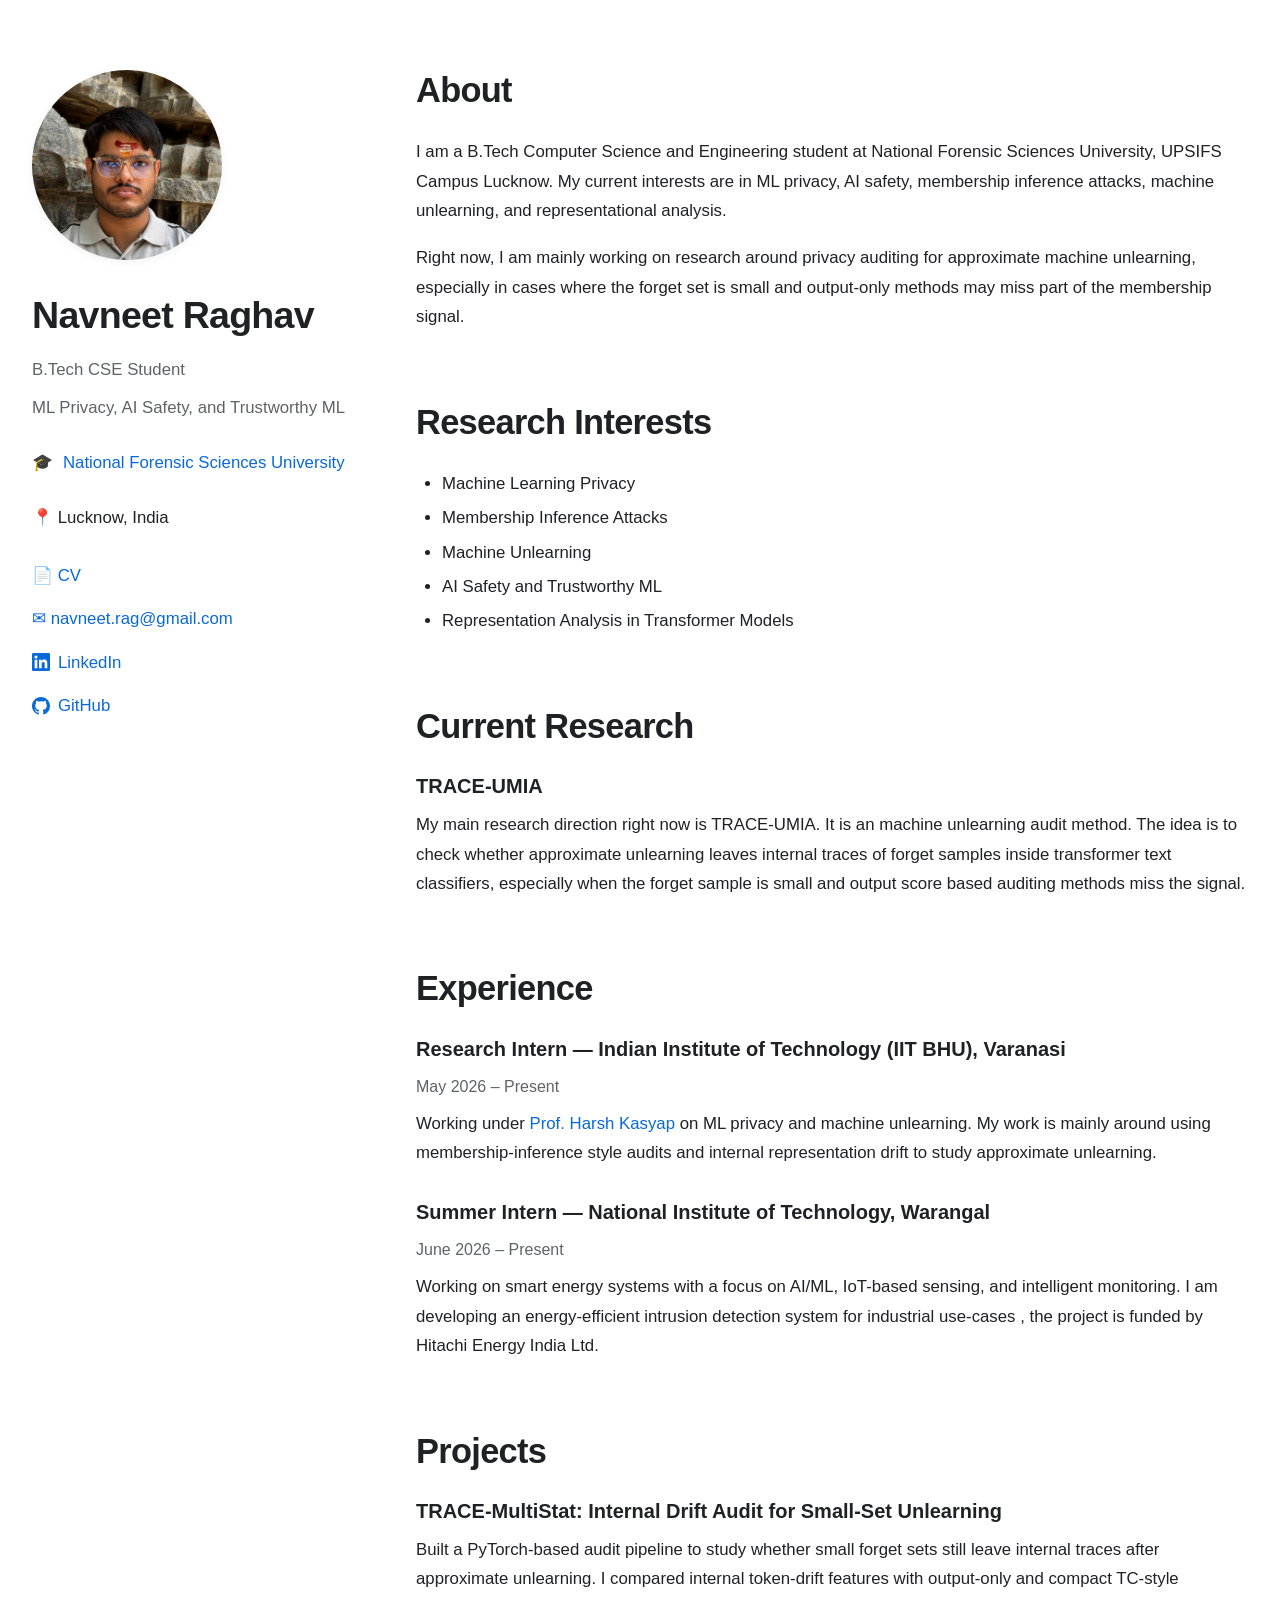
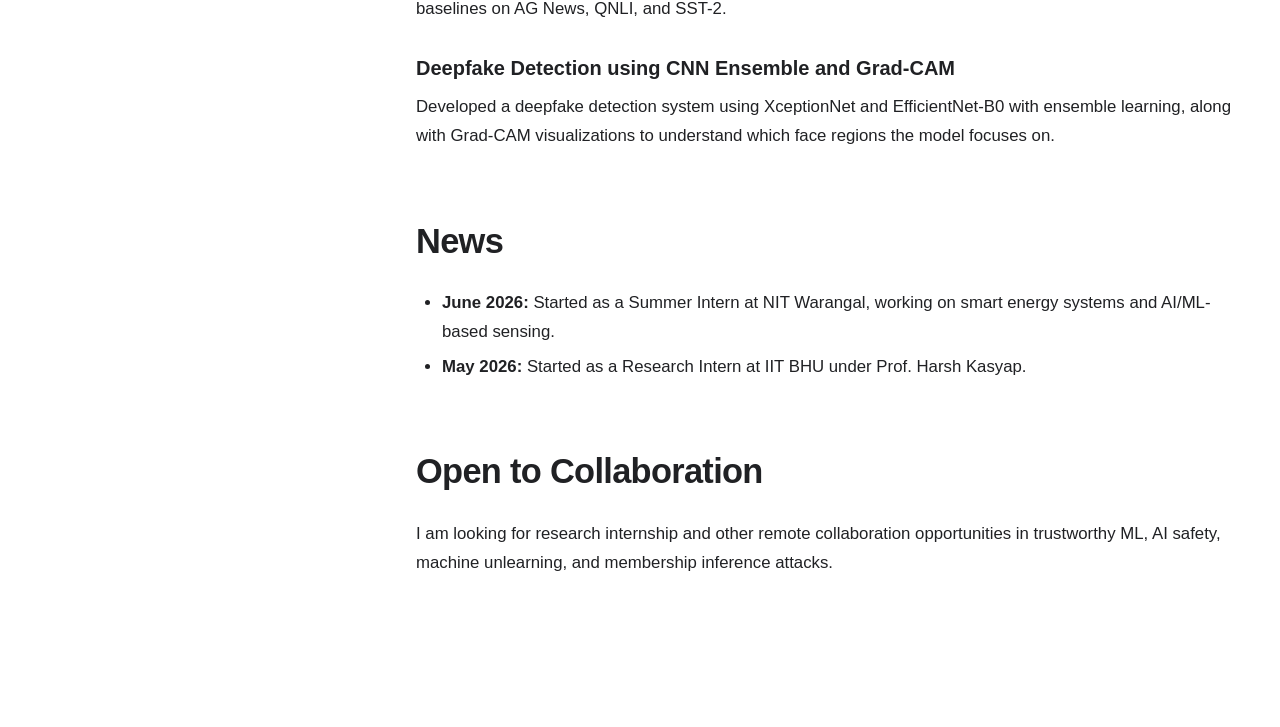
<file: index.html>
<!DOCTYPE html>
<html lang="en">
<head>
  <meta charset="UTF-8">
  <meta name="viewport" content="width=device-width, initial-scale=1.0">
  <title>Navneet Raghav</title>
  <link rel="stylesheet" href="style.css">
</head>
<body>
  <div class="page">
    <aside class="sidebar">
      <div class="sidebar-inner">
        <img src="profile.jpg" alt="Navneet Raghav" class="profile-photo" onerror="this.onerror=null; this.src='assets/profile-placeholder.svg';">

        <h1>Navneet Raghav</h1>
        <p class="role">B.Tech CSE Student</p>
        <p class="focus">ML Privacy, AI Safety, and Trustworthy ML</p>

        <div class="info-block">
          <p class="label">🎓</p>
          <div>
            <a href="https://nfsu.ac.in/" class="text-link">National Forensic Sciences University</a>
            
          </div>
        </div>

        <div class="info-line">📍 Lucknow, India</div>

<div class="link-list">
  <a href="Navneet_Raghav_CV.pdf" target="_blank">📄 CV</a>

  <a href="mailto:navneet.rag@gmail.com">✉ navneet.rag@gmail.com</a>

  <a href="https://www.linkedin.com/in/navneetraghav" target="_blank" class="icon-link">
    <svg class="icon" viewBox="0 0 24 24" aria-hidden="true">
      <path d="M20.45 20.45h-3.56v-5.57c0-1.33-.02-3.04-1.85-3.04-1.85 0-2.14 1.45-2.14 2.95v5.66H9.34V9h3.42v1.56h.05c.48-.9 1.64-1.85 3.37-1.85 3.6 0 4.27 2.37 4.27 5.46v6.28zM5.32 7.43a2.06 2.06 0 1 1 0-4.12 2.06 2.06 0 0 1 0 4.12zM7.1 20.45H3.54V9H7.1v11.45zM22.23 0H1.77C.79 0 0 .77 0 1.72v20.56C0 23.23.79 24 1.77 24h20.46c.98 0 1.77-.77 1.77-1.72V1.72C24 .77 23.21 0 22.23 0z"/>
    </svg>
    LinkedIn
  </a>

  <a href="https://github.com/navneet-raghav" target="_blank" class="icon-link">
    <svg class="icon" viewBox="0 0 16 16" aria-hidden="true">
      <path d="M8 0C3.58 0 0 3.58 0 8c0 3.54 2.29 6.53 5.47 7.59.4.07.55-.17.55-.38
      0-.19-.01-.82-.01-1.49-2.01.37-2.53-.49-2.69-.94-.09-.23-.48-.94-.82-1.13
      -.28-.15-.68-.52-.01-.53.63-.01 1.08.58 1.23.82.72 1.21 1.87.87
      2.33.66.07-.52.28-.87.51-1.07-1.78-.2-3.64-.89-3.64-3.95
      0-.87.31-1.59.82-2.15-.08-.2-.36-1.02.08-2.12 0 0 .67-.21
      2.2.82A7.65 7.65 0 0 1 8 3.87c.68 0 1.36.09 2 .26
      1.53-1.04 2.2-.82 2.2-.82.44 1.1.16 1.92.08 2.12
      .51.56.82 1.27.82 2.15 0 3.07-1.87 3.75-3.65
      3.95.29.25.54.73.54 1.48 0 1.07-.01 1.93-.01
      2.2 0 .21.15.46.55.38A8.01 8.01 0 0 0 16 8c0-4.42-3.58-8-8-8z"/>
    </svg>
    GitHub
  </a>
</div>
      </div>
    </aside>

    <main class="content">
      <section>
        <h2>About</h2>
        <p>
          I am a B.Tech Computer Science and Engineering student at National Forensic Sciences University, UPSIFS Campus Lucknow.
          My current interests are in ML privacy, AI safety, membership inference attacks, machine unlearning, and representational analysis.
        </p>
        <p>
          Right now, I am mainly working on research around privacy auditing for approximate machine unlearning, especially in cases where the forget set is small and output-only methods may miss part of the membership signal.
        </p>
      </section>

      <section>
        <h2>Research Interests</h2>
        <ul>
          <li>Machine Learning Privacy</li>
          <li>Membership Inference Attacks</li>
          <li>Machine Unlearning</li>
          <li>AI Safety and Trustworthy ML</li>
          <li>Representation Analysis in Transformer Models</li>
        </ul>
      </section>

      <section>
        <h2>Current Research</h2>
        <h3>TRACE-UMIA</h3>
        <p>
          My main research direction right now is TRACE-UMIA. It is an machine unlearning audit method.
          The idea is to check whether approximate unlearning leaves internal traces of forget samples inside transformer text classifiers, especially when the 
          forget sample is small and output score based auditing methods miss the signal.
        </p>
        
      </section>

      <section>
        <h2>Experience</h2>

        <div class="entry">
          <h3>Research Intern — Indian Institute of Technology (IIT BHU), Varanasi</h3>
          <div class="entry-meta">May 2026 – Present</div>
          <p>
            Working under <a href="https://iitbhu.ac.in/dept/cse/people/hkasyapcse" target="_blank">Prof. Harsh Kasyap</a> on ML privacy and machine unlearning.
            My work is mainly around using membership-inference style audits and internal representation drift to study approximate unlearning.
          </p>
        </div>

        <div class="entry">
          <h3>Summer Intern — National Institute of Technology, Warangal</h3>
          <div class="entry-meta">June 2026 – Present</div>
          <p>
            Working on smart energy systems with a focus on AI/ML, IoT-based sensing, and intelligent monitoring.
            I am developing an energy-efficient intrusion detection system for industrial use-cases , the project is funded by Hitachi Energy India Ltd.
          </p>
        </div>
      </section>

      <section>
        <h2>Projects</h2>

        <div class="entry">
          <h3>TRACE-MultiStat: Internal Drift Audit for Small-Set Unlearning</h3>
          <p>
            Built a PyTorch-based audit pipeline to study whether small forget sets still leave internal traces after approximate unlearning.
            I compared internal token-drift features with output-only and compact TC-style baselines on AG News, QNLI, and SST-2.
          </p>
        </div>

        <div class="entry">
          <h3>Deepfake Detection using CNN Ensemble and Grad-CAM</h3>
          <p>
            Developed a deepfake detection system using XceptionNet and EfficientNet-B0 with ensemble learning,
            along with Grad-CAM visualizations to understand which face regions the model focuses on.
          </p>
        </div>
      </section>

      <section>
        <h2>News</h2>
        <ul>
          <li><strong>June 2026:</strong> Started as a Summer Intern at NIT Warangal, working on smart energy systems and AI/ML-based sensing.</li>
          <li><strong>May 2026:</strong> Started as a Research Intern at IIT BHU under Prof. Harsh Kasyap.</li>
        </ul>
      </section>

      <section>
        <h2>Open to Collaboration</h2>
        <p>
          I am looking for research internship and other remote collaboration opportunities in trustworthy ML, AI safety,
          machine unlearning, and membership inference attacks.
        </p>
      </section>
    </main>
  </div>
</body>
</html>
</file>
<file: style.css>
:root {
  --bg: #ffffff;
  --text: #202124;
  --muted: #5f6368;
  --link: #0969da;
}

* {
  box-sizing: border-box;
}

html {
  scroll-behavior: smooth;
}

body {
  margin: 0;
  background: var(--bg);
  color: var(--text);
  font-family: "Segoe UI", Tahoma, Geneva, Verdana, sans-serif;
  line-height: 1.75;
  font-size: 18px;
}

.page {
  max-width: 1280px;
  margin: 0 auto;
  padding: 70px 32px 80px;
  display: grid;
  grid-template-columns: 320px minmax(0, 1fr);
  gap: 64px;
}

.icon-link {
  display: inline-flex;
  align-items: center;
  gap: 8px;
}

.icon {
  width: 18px;
  height: 18px;
  fill: currentColor;
  flex-shrink: 0;
}

.sidebar {
  position: sticky;
  top: 36px;
  align-self: start;
}

.sidebar-inner {
  padding: 0;
}

.profile-photo {
  width: 190px;
  height: 190px;
  object-fit: cover;
  border-radius: 50%;
  display: block;
  margin-bottom: 34px;
  box-shadow: 0 2px 8px rgba(0, 0, 0, 0.06);
}

h1 {
  margin: 0 0 18px;
  font-size: 2.35rem;
  line-height: 1.15;
  font-weight: 700;
  letter-spacing: -0.02em;
}

.role,
.focus {
  margin: 0 0 8px;
  font-size: 1.05rem;
  color: var(--muted);
}

.info-block,
.info-line {
  margin-top: 26px;
  font-size: 1.05rem;
  color: var(--text);
}

.info-block {
  display: flex;
  gap: 10px;
  align-items: flex-start;
}

.label {
  margin: 0;
  font-size: 1.05rem;
}

.muted {
  color: var(--muted);
  font-size: 1rem;
}

.link-list {
  display: flex;
  flex-direction: column;
  gap: 14px;
  margin-top: 28px;
  font-size: 1.05rem;
}

.link-list a,
.text-link,
a {
  color: var(--link);
  text-decoration: none;
}

.link-list a:hover,
.text-link:hover,
a:hover {
  text-decoration: underline;
}

.content {
  max-width: 850px;
  padding-top: 0;
}

section {
  margin-bottom: 70px;
}

h2 {
  margin: 0 0 26px;
  font-size: 2.15rem;
  line-height: 1.2;
  font-weight: 700;
  letter-spacing: -0.02em;
}

h3 {
  margin: 0 0 10px;
  font-size: 1.25rem;
  line-height: 1.35;
  font-weight: 700;
}

p,
li {
  font-size: 1.05rem;
}

p {
  margin: 0 0 18px;
}

ul {
  margin: 0;
  padding-left: 26px;
}

li {
  margin-bottom: 5px;
}

.entry {
  margin-bottom: 32px;
}

.entry-meta {
  color: var(--muted);
  font-size: 1rem;
  margin-bottom: 8px;
}

@media (max-width: 900px) {
  .page {
    grid-template-columns: 1fr;
    gap: 40px;
    padding: 38px 24px 56px;
  }

  .sidebar {
    position: static;
  }

  .profile-photo {
    width: 155px;
    height: 155px;
  }

  .content {
    max-width: 100%;
  }

  h1 {
    font-size: 2rem;
  }

  h2 {
    font-size: 1.75rem;
  }
}

@media (max-width: 600px) {
  body {
    font-size: 16px;
  }

  .page {
    padding: 28px 18px 46px;
  }

  .profile-photo {
    width: 135px;
    height: 135px;
  }

  h1 {
    font-size: 1.75rem;
  }

  h2 {
    font-size: 1.5rem;
  }

  p,
  li {
    font-size: 1rem;
  }
}
</file>
